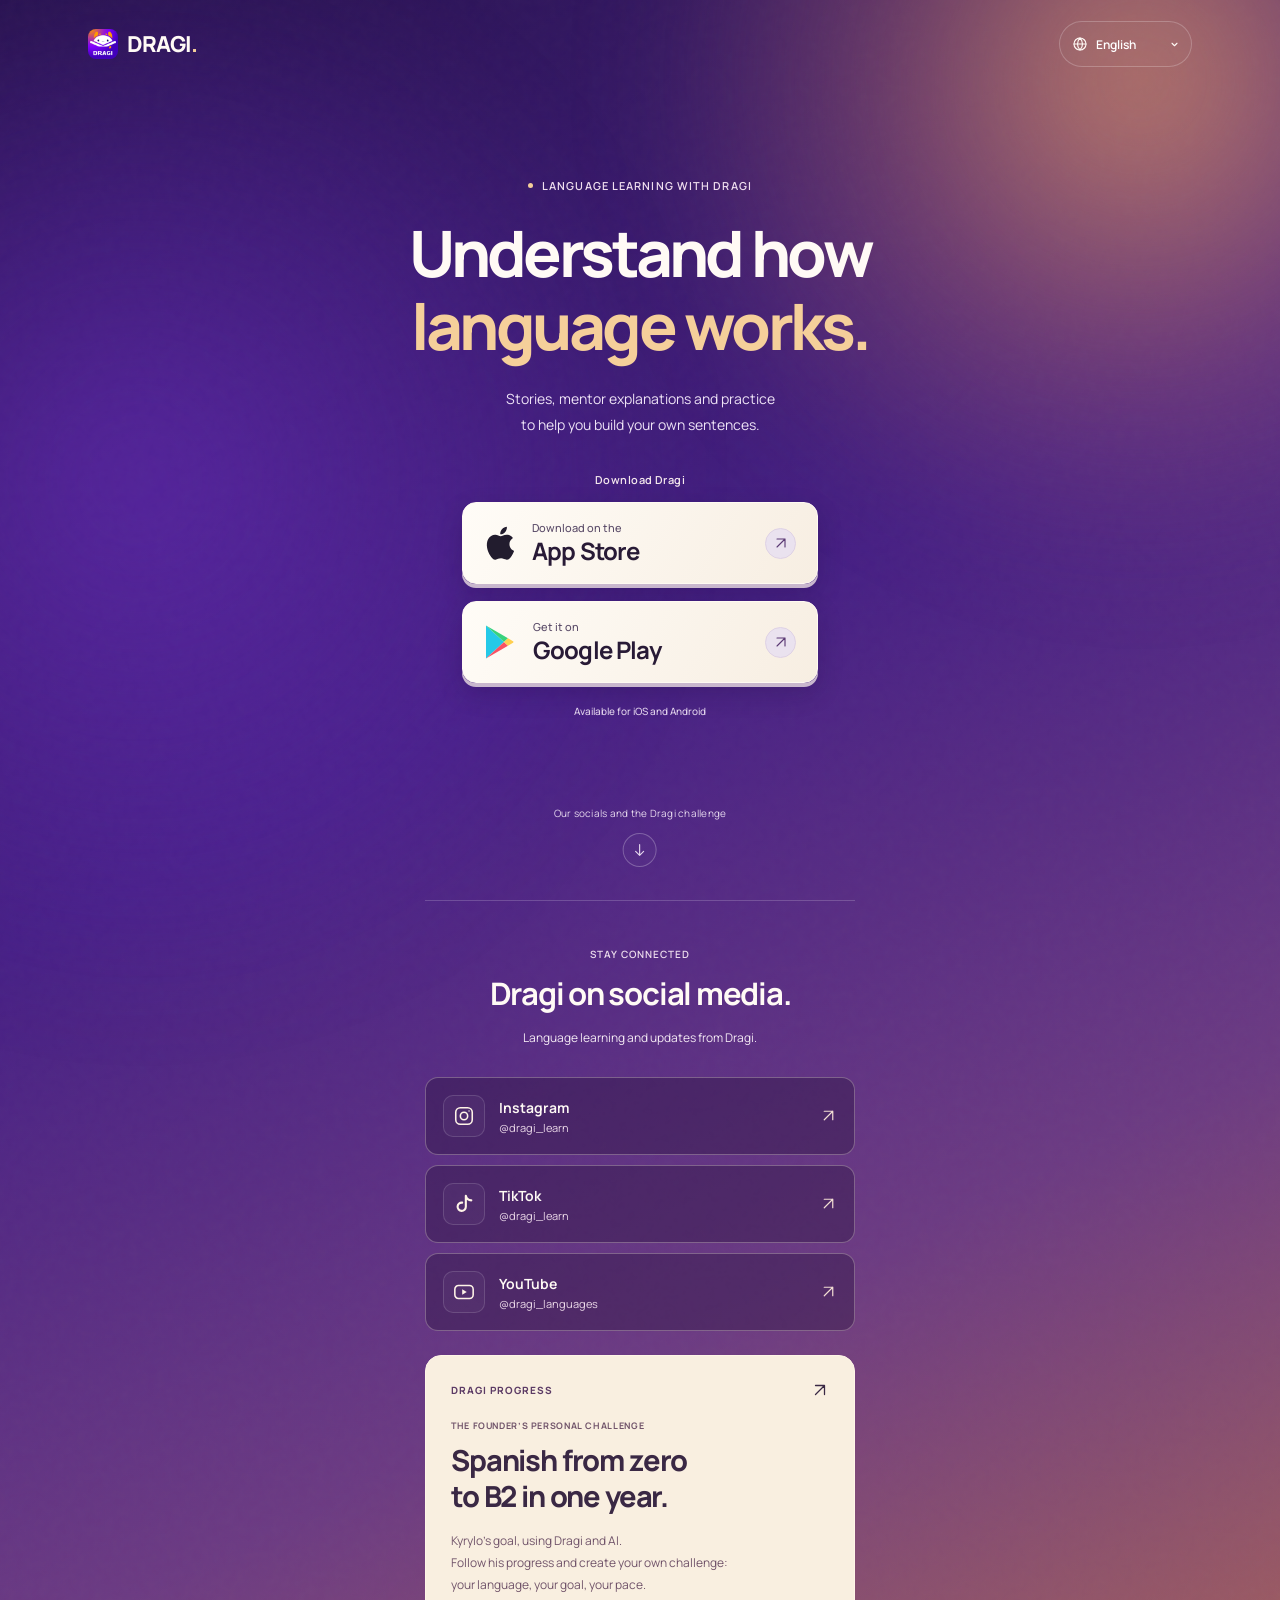
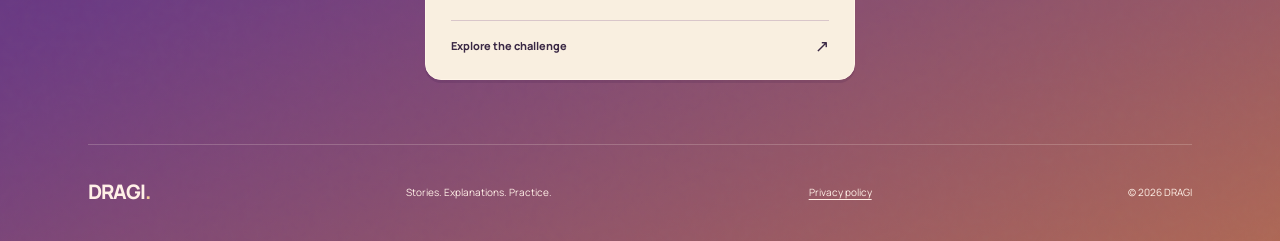
<file: index.html>
<!doctype html>
<html lang="en">
<head>
  <meta charset="UTF-8">
  <meta name="viewport" content="width=device-width, initial-scale=1, viewport-fit=cover">
  <meta name="theme-color" content="#32166b">
  <meta name="description" content="Learn languages through stories, mentor explanations and practice. Download Dragi for iOS and Android. Follow the founder’s Spanish challenge or create your own.">
  <meta property="og:type" content="website">
  <meta property="og:title" content="Dragi — understand how language works">
  <meta property="og:description" content="Learn languages through stories, mentor explanations and practice. Download Dragi for iOS and Android. Follow the founder’s Spanish challenge or create your own.">
  <meta property="og:image" content="https://social.links.dragi.app/assets/social-preview.png">
  <meta property="og:image:width" content="1200">
  <meta property="og:image:height" content="630">
  <meta property="og:image:alt" content="Dragi — understand how language works. Download for iOS and Android.">
  <meta name="twitter:card" content="summary_large_image">
  <title>Dragi — understand how language works</title>
  <link rel="icon" type="image/png" href="./assets/app-icon.png">
  <link rel="preload" href="./assets/manrope-variable.ttf" as="font" type="font/ttf" crossorigin>
  <link rel="stylesheet" href="./style.css">
  <script src="./app.js" defer></script>
  <script src="./analytics.js" defer></script>
  <script src="./tiktok-pixel.js" defer></script>
</head>
<body>
  <a class="skip-link" href="#download" data-copy="skip">Skip to downloads</a>
  <svg class="icon-library" xmlns="http://www.w3.org/2000/svg" aria-hidden="true">
    <symbol id="i-arrow" viewBox="0 0 24 24"><path d="M6 18 18 6M6 6h12v12"/></symbol>
    <symbol id="i-down" viewBox="0 0 24 24"><path d="M12 4v16m-6-6 6 6 6-6"/></symbol>
    <symbol id="i-globe" viewBox="0 0 24 24"><circle cx="12" cy="12" r="9"/><path d="M3 12h18M12 3c5 5 5 13 0 18-5-5-5-13 0-18Z"/></symbol>
    <symbol id="i-chevron" viewBox="0 0 24 24"><path d="m8 10 4 4 4-4"/></symbol>
    <symbol id="i-instagram" viewBox="0 0 24 24"><rect x="3" y="3" width="18" height="18" rx="5"/><circle cx="12" cy="12" r="4"/><circle cx="17.5" cy="6.5" r=".8" fill="currentColor" stroke="none"/></symbol>
    <symbol id="i-tiktok" viewBox="0 0 24 24"><path d="M14 3v12a4.5 4.5 0 1 1-4-4.5M14 3c1 4 3 5 6 5" stroke-width="2.3"/></symbol>
    <symbol id="i-youtube" viewBox="0 0 24 24"><rect x="2" y="5" width="20" height="14" rx="4"/><path d="m10 9 5 3-5 3V9Z" fill="currentColor" stroke="none"/></symbol>
    <symbol id="i-spark" viewBox="0 0 24 24"><path d="m12 2 2.7 7.3L22 12l-7.3 2.7L12 22l-2.7-7.3L2 12l7.3-2.7L12 2Z" fill="currentColor" stroke="none"/></symbol>
    <symbol id="i-apple" viewBox="0 0 24 28"><path d="M19.7 14.6c0-3.2 2.6-4.8 2.7-4.9-1.5-2.2-3.8-2.5-4.6-2.5-2-.2-3.9 1.2-4.9 1.2-1 0-2.6-1.2-4.3-1.1-2.2 0-4.2 1.3-5.3 3.2-2.3 3.9-.6 9.7 1.6 12.9 1.1 1.5 2.3 3.2 4 3.1 1.6-.1 2.3-1 4.3-1s2.6 1 4.4 1c1.8 0 2.9-1.5 3.9-3.1 1.2-1.8 1.7-3.5 1.8-3.6-.1-.1-3.6-1.4-3.6-5.2ZM16.4 5.1c.9-1.1 1.5-2.6 1.3-4.1-1.3.1-2.9.9-3.8 2-.8.9-1.5 2.5-1.3 3.9 1.4.1 2.9-.7 3.8-1.8Z" fill="currentColor" stroke="none"/></symbol>
    <symbol id="i-play" viewBox="0 0 32 36"><path d="M2 1.5 20 18 2 34.5Z" fill="#25c9e8"/><path d="m2 1.5 22 12.8-4 3.7Z" fill="#38d27c"/><path d="m20 18 4 3.7L2 34.5Z" fill="#fa5264"/><path d="m24 14.3 5 2.9c.6.4.6 1.2 0 1.6l-5 2.9-4-3.7Z" fill="#ffcf50"/></symbol>
  </svg>

  <div class="ambient" aria-hidden="true"><div class="ambient-warm"></div><div class="ambient-violet"></div></div>
  <header class="site-header">
    <a class="wordmark" href="#download" aria-label="Dragi"><img src="./assets/app-icon.png" alt="" width="32" height="32"><span>DRAGI<span class="brand-period">.</span></span></a>
    <div class="language-picker">
      <svg class="icon" aria-hidden="true"><use href="#i-globe"/></svg>
      <label class="sr-only" for="language" data-copy="languageLabel">Page language</label>
      <select id="language" name="language">
        <option value="en" lang="en">English</option>
        <option value="uk" lang="uk">Українська</option>
        <option value="de" lang="de">Deutsch</option>
        <option value="es" lang="es">Español</option>
      </select>
      <svg class="icon picker-chevron" aria-hidden="true"><use href="#i-chevron"/></svg>
    </div>
  </header>

  <main>
    <section class="hero" id="download" aria-labelledby="hero-title">
      <div class="hero-content">
        <p class="eyebrow"><span aria-hidden="true"></span><span data-copy="eyebrow">Language learning with Dragi</span></p>
        <h1 id="hero-title"><span data-copy="title">Understand how</span><span class="title-accent" data-copy="titleAccent">language works.</span></h1>
        <p class="hero-description" data-copy="description">Stories, mentor explanations and practice
to help you build your own sentences.</p>

        <div class="download-area">
          <p class="download-label" data-copy="downloadLabel">Download Dragi</p>
          <div class="store-links">
            <div class="store-reveal"><a class="store-button" id="app-store" href="https://apps.apple.com/us/app/dragi-language-learning/id6502047535" aria-label="Download Dragi on the App Store" data-copy-aria="appleLabel">
              <svg class="store-icon apple-icon" aria-hidden="true"><use href="#i-apple"/></svg>
              <span class="store-copy"><span class="store-caption" data-copy="appleCaption">Download on the</span><span class="store-name">App Store</span></span>
              <span class="store-arrow"><svg class="icon" aria-hidden="true"><use href="#i-arrow"/></svg></span>
            </a></div>
            <div class="store-reveal"><a class="store-button" id="google-play" href="https://play.google.com/store/apps/details?id=ua.dragi.education" aria-label="Get Dragi on Google Play" data-copy-aria="googleLabel">
              <svg class="store-icon play-icon" aria-hidden="true"><use href="#i-play"/></svg>
              <span class="store-copy"><span class="store-caption" data-copy="googleCaption">Get it on</span><span class="store-name">Google Play</span></span>
              <span class="store-arrow"><svg class="icon" aria-hidden="true"><use href="#i-arrow"/></svg></span>
            </a></div>
          </div>
          <p class="download-note" data-copy="downloadNote">Available for iOS and Android</p>
        </div>
      </div>
      <a class="scroll-cue" href="#community"><span data-copy="scroll">Our socials and the Dragi challenge</span><span class="scroll-circle"><svg class="icon" aria-hidden="true"><use href="#i-down"/></svg></span></a>
    </section>

    <section class="community" id="community" aria-labelledby="community-title" tabindex="-1">
      <p class="section-eyebrow" data-copy="communityEyebrow">Stay connected</p>
      <h2 id="community-title" data-copy="communityTitle">Dragi on social media.</h2>
      <p class="section-description" data-copy="communityDescription">Language learning and updates from Dragi.</p>
      <div class="social-links">
        <a class="social-link scroll-reveal instagram" href="https://www.instagram.com/dragi_learn?xtok=MTc1dW4wb25ld21iOQ==" target="_blank" rel="noopener noreferrer">
          <span class="social-icon"><svg class="icon" aria-hidden="true"><use href="#i-instagram"/></svg></span><span class="social-copy"><span class="social-name">Instagram</span><span class="social-handle">@dragi_learn</span></span><svg class="icon link-arrow" aria-hidden="true"><use href="#i-arrow"/></svg>
        </a>
        <a class="social-link scroll-reveal tiktok" href="https://www.tiktok.com/@dragi_learn" target="_blank" rel="noopener noreferrer">
          <span class="social-icon"><svg class="icon" aria-hidden="true"><use href="#i-tiktok"/></svg></span><span class="social-copy"><span class="social-name">TikTok</span><span class="social-handle">@dragi_learn</span></span><svg class="icon link-arrow" aria-hidden="true"><use href="#i-arrow"/></svg>
        </a>
        <a class="social-link scroll-reveal youtube" href="https://www.youtube.com/@dragi_languages" target="_blank" rel="noopener noreferrer">
          <span class="social-icon"><svg class="icon" aria-hidden="true"><use href="#i-youtube"/></svg></span><span class="social-copy"><span class="social-name">YouTube</span><span class="social-handle">@dragi_languages</span></span><svg class="icon link-arrow" aria-hidden="true"><use href="#i-arrow"/></svg>
        </a>
      </div>
      <a class="progress-card scroll-reveal" id="progress-link" href="https://progress.dragi.app/en/" target="_blank" rel="noopener noreferrer">
        <div class="progress-top"><span class="progress-brand">DRAGI PROGRESS</span><svg class="icon" aria-hidden="true"><use href="#i-arrow"/></svg></div>
        <div class="progress-body"><p class="progress-eyebrow" data-copy="progressEyebrow">The founder’s personal challenge</p><h3 data-copy="progressTitle">Spanish from zero
to B2 in one year.</h3><p data-copy="progressDescription">Kyrylo’s goal, using Dragi and AI.
Follow his progress and create your own challenge:
your language, your goal, your pace.</p></div>
        <span class="progress-cta"><span data-copy="progressCta">Explore the challenge</span><span aria-hidden="true">↗</span></span>
      </a>
    </section>
  </main>
  <footer class="site-footer"><a class="footer-brand" href="#download">DRAGI<span>.</span></a><p data-copy="footer">Stories. Explanations. Practice.</p><div class="footer-legal"><a href="https://dragi.app/privacy-policy" target="_blank" rel="noopener noreferrer" data-copy="privacy">Privacy policy</a></div><span>© <span id="year">2026</span> DRAGI</span></footer>
</body>
</html>
</file>
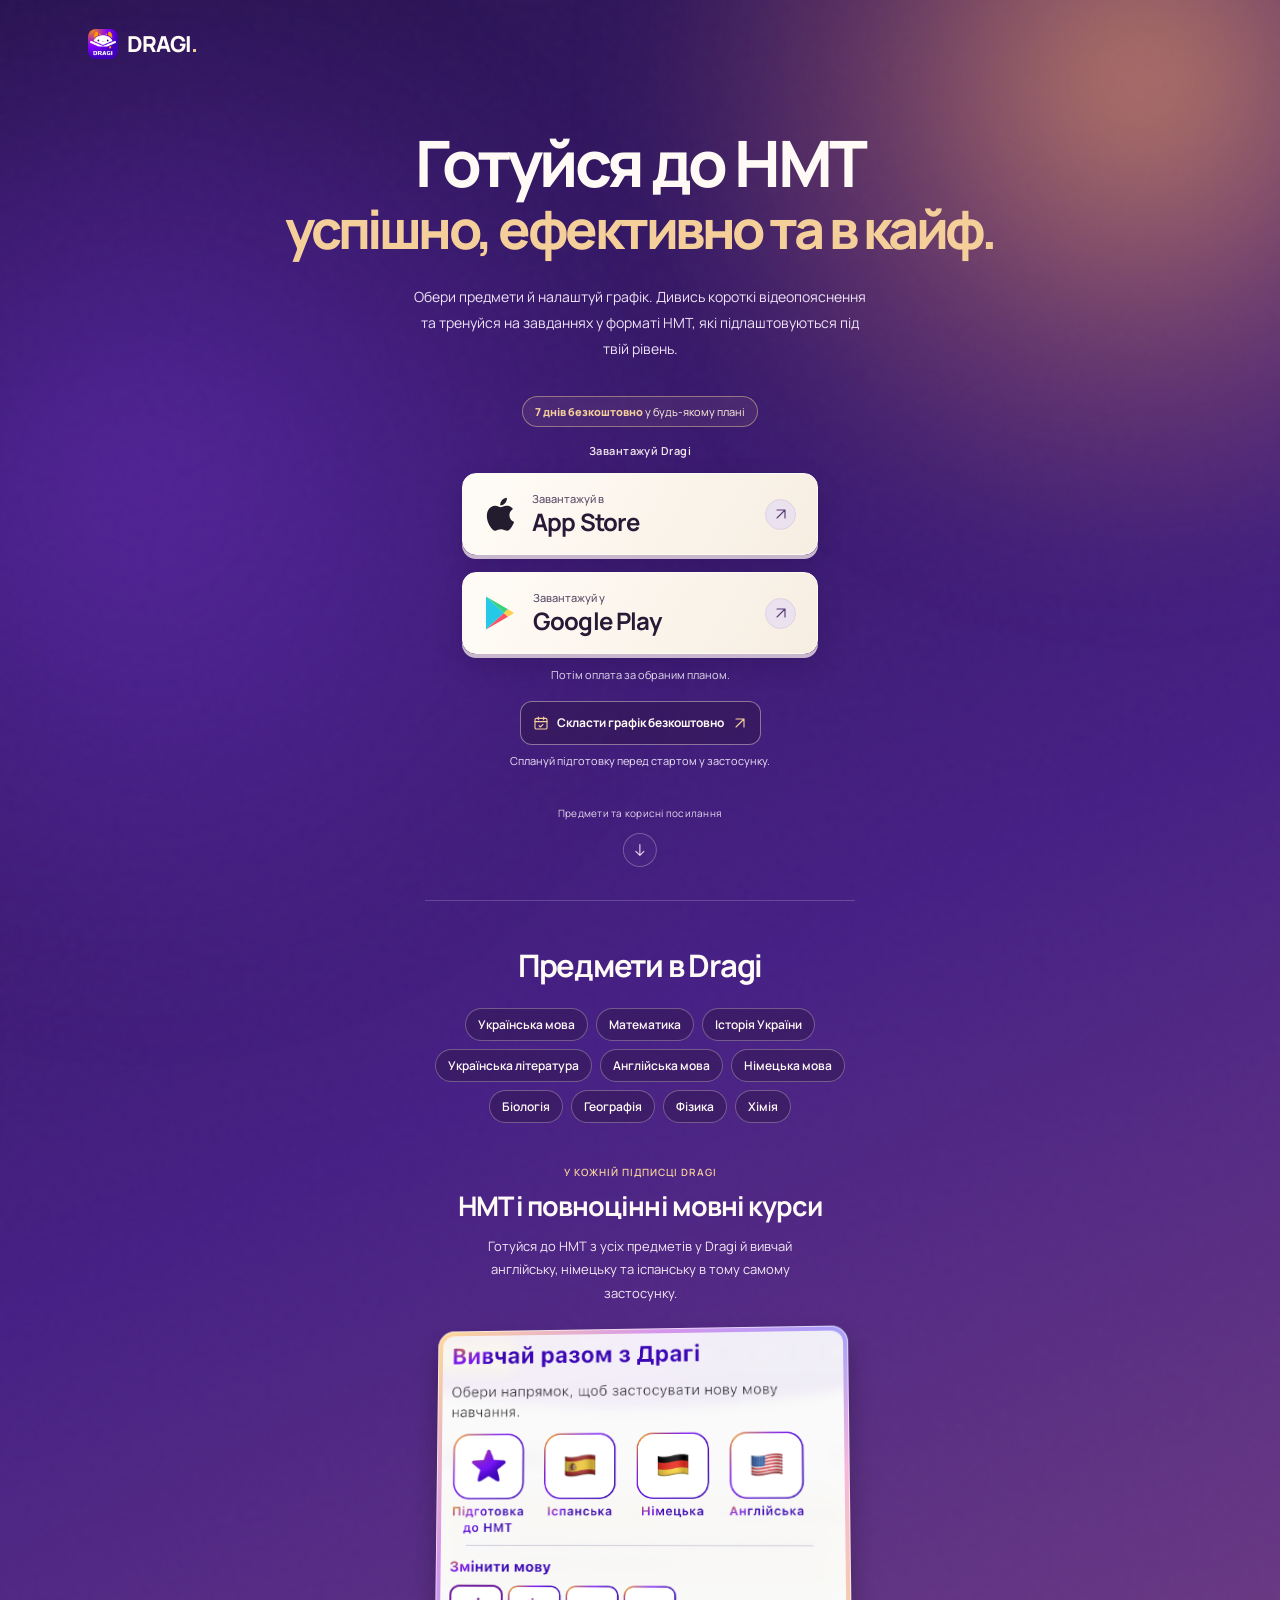
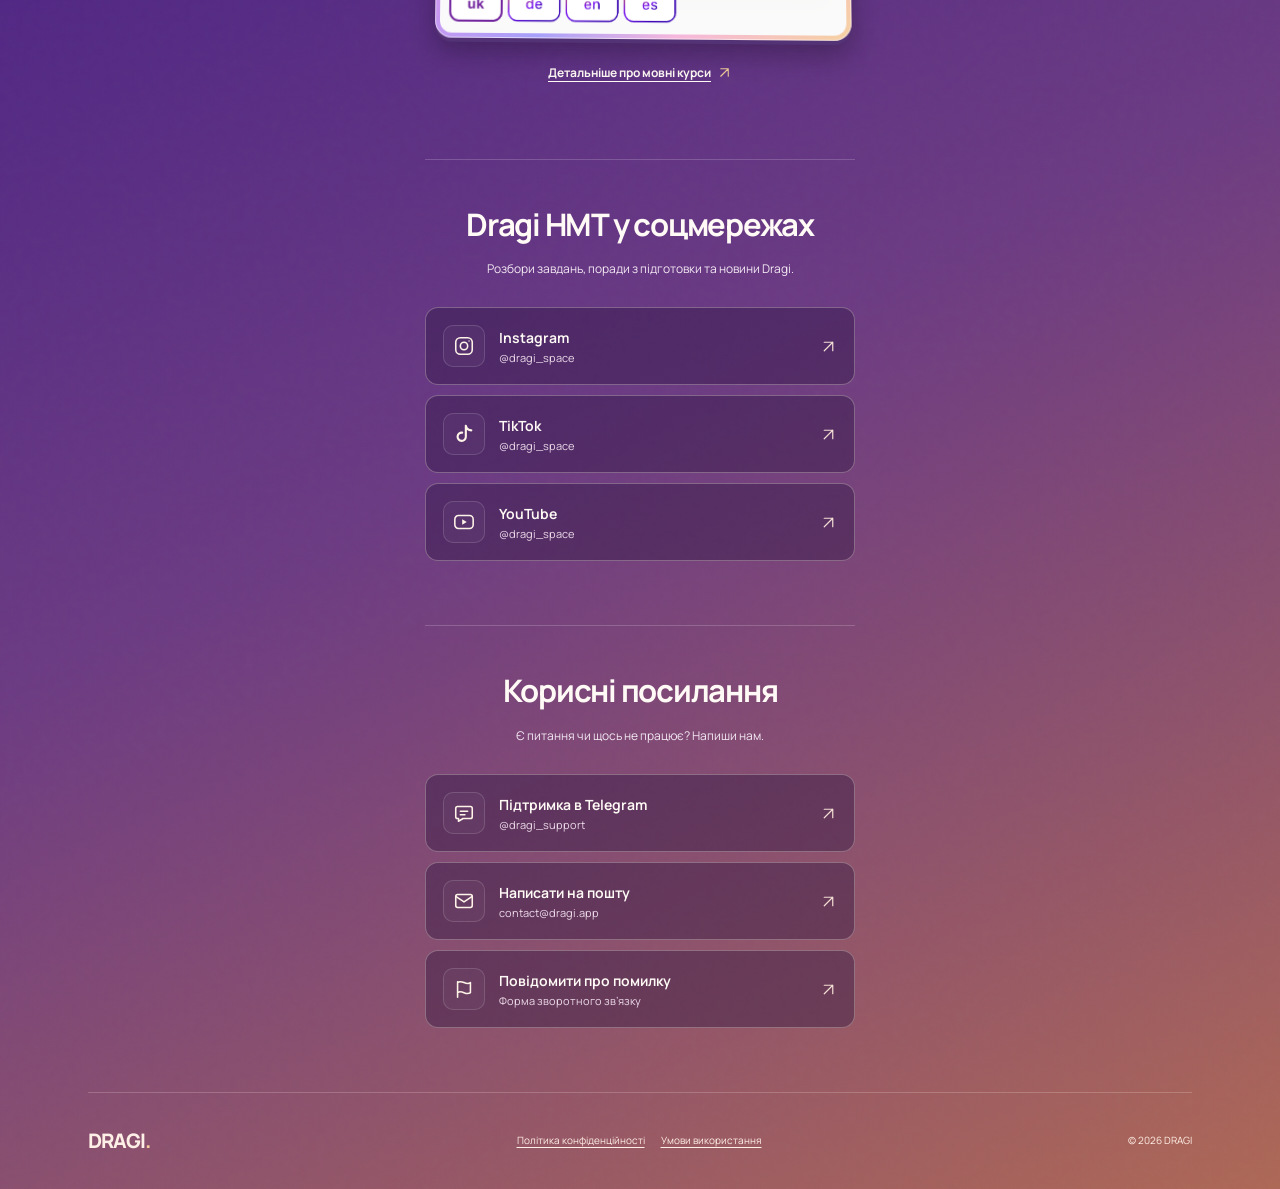
<file: nmt/index.html>
<!doctype html>
<html lang="uk">
<head>
  <meta charset="UTF-8">
  <meta name="viewport" content="width=device-width, initial-scale=1, viewport-fit=cover">
  <meta name="theme-color" content="#32166b">
  <meta name="description" content="Готуйся до НМТ з Dragi. Обирай предмети, складай свій графік, дивись короткі відеопояснення й тренуйся на завданнях свого рівня.">
  <meta property="og:type" content="website">
  <meta property="og:locale" content="uk_UA">
  <meta property="og:title" content="Dragi — готуйся до НМТ успішно, ефективно та в кайф">
  <meta property="og:description" content="Обирай предмети, складай свій графік, дивись короткі відеопояснення й тренуйся на завданнях свого рівня.">
  <meta property="og:url" content="https://social.links.dragi.app/nmt/">
  <title>Dragi — готуйся до НМТ успішно, ефективно та в кайф</title>
  <link rel="icon" type="image/png" href="../assets/app-icon.png">
  <link rel="preload" href="../assets/manrope-variable.ttf" as="font" type="font/ttf" crossorigin>
  <link rel="stylesheet" href="../style.css">
  <script src="../app.js" defer></script>
  <script src="../analytics.js" defer></script>
  <script src="../tiktok-pixel.js" defer></script>
</head>
<body>
  <a class="skip-link" href="#download">Перейти до завантаження</a>
  <svg class="icon-library" xmlns="http://www.w3.org/2000/svg" aria-hidden="true">
    <symbol id="i-arrow" viewBox="0 0 24 24"><path d="M6 18 18 6M6 6h12v12"/></symbol>
    <symbol id="i-down" viewBox="0 0 24 24"><path d="M12 4v16m-6-6 6 6 6-6"/></symbol>
    <symbol id="i-instagram" viewBox="0 0 24 24"><rect x="3" y="3" width="18" height="18" rx="5"/><circle cx="12" cy="12" r="4"/><circle cx="17.5" cy="6.5" r=".8" fill="currentColor" stroke="none"/></symbol>
    <symbol id="i-tiktok" viewBox="0 0 24 24"><path d="M14 3v12a4.5 4.5 0 1 1-4-4.5M14 3c1 4 3 5 6 5" stroke-width="2.3"/></symbol>
    <symbol id="i-youtube" viewBox="0 0 24 24"><rect x="2" y="5" width="20" height="14" rx="4"/><path d="m10 9 5 3-5 3V9Z" fill="currentColor" stroke="none"/></symbol>
    <symbol id="i-calendar" viewBox="0 0 24 24"><rect x="3" y="5" width="18" height="16" rx="2"/><path d="M3 10h18M8 3v4m8-4v4m-7 9 2 2 4-4"/></symbol>
    <symbol id="i-message" viewBox="0 0 24 24"><path d="M5 5h14a2 2 0 0 1 2 2v9a2 2 0 0 1-2 2h-8l-5 3v-3H5a2 2 0 0 1-2-2V7a2 2 0 0 1 2-2Zm3 5h8m-8 4h5"/></symbol>
    <symbol id="i-mail" viewBox="0 0 24 24"><rect x="3" y="5" width="18" height="14" rx="2"/><path d="m3 7 9 6 9-6"/></symbol>
    <symbol id="i-flag" viewBox="0 0 24 24"><path d="M5 21V4m0 1c5-4 9 4 14 0v11c-5 4-9-4-14 0"/></symbol>
    <symbol id="i-apple" viewBox="0 0 24 28"><path d="M19.7 14.6c0-3.2 2.6-4.8 2.7-4.9-1.5-2.2-3.8-2.5-4.6-2.5-2-.2-3.9 1.2-4.9 1.2-1 0-2.6-1.2-4.3-1.1-2.2 0-4.2 1.3-5.3 3.2-2.3 3.9-.6 9.7 1.6 12.9 1.1 1.5 2.3 3.2 4 3.1 1.6-.1 2.3-1 4.3-1s2.6 1 4.4 1c1.8 0 2.9-1.5 3.9-3.1 1.2-1.8 1.7-3.5 1.8-3.6-.1-.1-3.6-1.4-3.6-5.2ZM16.4 5.1c.9-1.1 1.5-2.6 1.3-4.1-1.3.1-2.9.9-3.8 2-.8.9-1.5 2.5-1.3 3.9 1.4.1 2.9-.7 3.8-1.8Z" fill="currentColor" stroke="none"/></symbol>
    <symbol id="i-play" viewBox="0 0 32 36"><path d="M2 1.5 20 18 2 34.5Z" fill="#25c9e8"/><path d="m2 1.5 22 12.8-4 3.7Z" fill="#38d27c"/><path d="m20 18 4 3.7L2 34.5Z" fill="#fa5264"/><path d="m24 14.3 5 2.9c.6.4.6 1.2 0 1.6l-5 2.9-4-3.7Z" fill="#ffcf50"/></symbol>
  </svg>

  <div class="ambient" aria-hidden="true"><div class="ambient-warm"></div><div class="ambient-violet"></div></div>
  <header class="site-header">
    <a class="wordmark" href="#download" aria-label="Dragi"><img src="../assets/app-icon.png" alt="" width="32" height="32"><span>DRAGI<span class="brand-period">.</span></span></a>
  </header>

  <main>
    <section class="hero nmt-hero" id="download" aria-labelledby="hero-title">
      <div class="hero-content">
        <h1 id="hero-title"><span>Готуйся до НМТ</span> <span class="title-accent">успішно, ефективно та в кайф.</span></h1>
        <p class="hero-description">Обери предмети й налаштуй графік. Дивись короткі відеопояснення та тренуйся на завданнях у форматі НМТ, які підлаштовуються під твій рівень.</p>

        <div class="download-area">
          <p class="nmt-trial"><strong>7 днів безкоштовно</strong> у будь-якому плані</p>
          <p class="download-label">Завантажуй Dragi</p>
          <div class="store-links">
            <div class="store-reveal"><a class="store-button" id="app-store" href="https://apps.apple.com/us/app/dragi-language-learning/id6502047535?l=uk" aria-label="Завантажити Dragi в App Store">
              <svg class="store-icon apple-icon" aria-hidden="true"><use href="#i-apple"/></svg>
              <span class="store-copy"><span class="store-caption">Завантажуй в</span><span class="store-name">App Store</span></span>
              <span class="store-arrow"><svg class="icon" aria-hidden="true"><use href="#i-arrow"/></svg></span>
            </a></div>
            <div class="store-reveal"><a class="store-button" id="google-play" href="https://play.google.com/store/apps/details?id=ua.dragi.education&amp;hl=uk" aria-label="Завантажити Dragi у Google Play">
              <svg class="store-icon play-icon" aria-hidden="true"><use href="#i-play"/></svg>
              <span class="store-copy"><span class="store-caption">Завантажуй у</span><span class="store-name">Google Play</span></span>
              <span class="store-arrow"><svg class="icon" aria-hidden="true"><use href="#i-arrow"/></svg></span>
            </a></div>
          </div>
          <p class="nmt-trial-note">Потім оплата за обраним планом.</p>
          <div class="nmt-planner">
            <a class="nmt-planner-link" href="https://planning.dragi.app/" target="_blank" rel="noopener noreferrer">
              <svg class="icon" aria-hidden="true"><use href="#i-calendar"/></svg>
              Скласти графік безкоштовно
              <svg class="icon" aria-hidden="true"><use href="#i-arrow"/></svg>
            </a>
            <p>Сплануй підготовку перед стартом у застосунку.</p>
          </div>
        </div>
      </div>
      <a class="scroll-cue" href="#subjects"><span>Предмети та корисні посилання</span><span class="scroll-circle"><svg class="icon" aria-hidden="true"><use href="#i-down"/></svg></span></a>
    </section>

    <section class="community" id="subjects" aria-labelledby="subjects-title" tabindex="-1">
      <h2 id="subjects-title">Предмети в Dragi</h2>
      <ul class="subject-list" role="list">
        <li>Українська мова</li>
        <li>Математика</li>
        <li>Історія України</li>
        <li>Українська література</li>
        <li>Англійська мова</li>
        <li>Німецька мова</li>
        <li>Біологія</li>
        <li>Географія</li>
        <li>Фізика</li>
        <li>Хімія</li>
      </ul>
      <section class="nmt-included" aria-labelledby="nmt-included-title">
        <p class="section-eyebrow">У кожній підписці Dragi</p>
        <h3 id="nmt-included-title">НМТ і повноцінні мовні курси</h3>
        <p class="section-description">Готуйся до НМТ з усіх предметів у Dragi й вивчай англійську, німецьку та іспанську в тому самому застосунку.</p>
        <div class="nmt-course-preview scroll-reveal">
          <div class="nmt-course-card">
            <img src="../assets/course-picker-uk.webp" width="1183" height="880" loading="lazy" decoding="async"
              alt="Екран вибору напряму в Dragi: підготовка до НМТ, іспанська, німецька та англійська.">
          </div>
        </div>
        <a class="nmt-language-link" href="../?lan=uk">
          Детальніше про мовні курси <svg class="icon" aria-hidden="true"><use href="#i-arrow"/></svg>
        </a>
      </section>
    </section>

    <section class="community" id="community" aria-labelledby="community-title">
      <h2 id="community-title">Dragi НМТ у соцмережах</h2>
      <p class="section-description">Розбори завдань, поради з підготовки та новини Dragi.</p>
      <div class="social-links">
        <a class="social-link scroll-reveal instagram" href="https://www.instagram.com/dragi_space/" target="_blank" rel="noopener noreferrer">
          <span class="social-icon"><svg class="icon" aria-hidden="true"><use href="#i-instagram"/></svg></span>
          <span class="social-copy"><span class="social-name">Instagram</span><span class="social-handle">@dragi_space</span></span>
          <svg class="icon link-arrow" aria-hidden="true"><use href="#i-arrow"/></svg>
        </a>
        <a class="social-link scroll-reveal tiktok" href="https://www.tiktok.com/@dragi_space" target="_blank" rel="noopener noreferrer">
          <span class="social-icon"><svg class="icon" aria-hidden="true"><use href="#i-tiktok"/></svg></span>
          <span class="social-copy"><span class="social-name">TikTok</span><span class="social-handle">@dragi_space</span></span>
          <svg class="icon link-arrow" aria-hidden="true"><use href="#i-arrow"/></svg>
        </a>
        <a class="social-link scroll-reveal youtube" href="https://www.youtube.com/@dragi_space" target="_blank" rel="noopener noreferrer">
          <span class="social-icon"><svg class="icon" aria-hidden="true"><use href="#i-youtube"/></svg></span>
          <span class="social-copy"><span class="social-name">YouTube</span><span class="social-handle">@dragi_space</span></span>
          <svg class="icon link-arrow" aria-hidden="true"><use href="#i-arrow"/></svg>
        </a>
      </div>
    </section>

    <section class="community" id="resources" aria-labelledby="resources-title">
      <h2 id="resources-title">Корисні посилання</h2>
      <p class="section-description">Є питання чи щось не працює? Напиши нам.</p>
      <div class="social-links">
        <a class="social-link scroll-reveal" href="https://t.me/dragi_support" target="_blank" rel="noopener noreferrer">
          <span class="social-icon"><svg class="icon" aria-hidden="true"><use href="#i-message"/></svg></span>
          <span class="social-copy"><span class="social-name">Підтримка в Telegram</span><span class="social-handle">@dragi_support</span></span>
          <svg class="icon link-arrow" aria-hidden="true"><use href="#i-arrow"/></svg>
        </a>
        <a class="social-link scroll-reveal" href="mailto:contact@dragi.app">
          <span class="social-icon"><svg class="icon" aria-hidden="true"><use href="#i-mail"/></svg></span>
          <span class="social-copy"><span class="social-name">Написати на пошту</span><span class="social-handle">contact@dragi.app</span></span>
          <svg class="icon link-arrow" aria-hidden="true"><use href="#i-arrow"/></svg>
        </a>
        <a class="social-link scroll-reveal" href="https://feedback.dragi.app/?lan=uk" target="_blank" rel="noopener noreferrer">
          <span class="social-icon"><svg class="icon" aria-hidden="true"><use href="#i-flag"/></svg></span>
          <span class="social-copy"><span class="social-name">Повідомити про помилку</span><span class="social-handle">Форма зворотного зв’язку</span></span>
          <svg class="icon link-arrow" aria-hidden="true"><use href="#i-arrow"/></svg>
        </a>
      </div>
    </section>
  </main>

  <footer class="site-footer">
    <a class="footer-brand" href="#download">DRAGI<span>.</span></a>
    <div class="footer-legal">
      <a href="https://dragi.app/privacy-policy" target="_blank" rel="noopener noreferrer">Політика конфіденційності</a>
      <a href="https://dragi.app/terms-of-use" target="_blank" rel="noopener noreferrer">Умови використання</a>
    </div>
    <span>© <span id="year">2026</span> DRAGI</span>
  </footer>
</body>
</html>
</file>
<file: style.css>
@font-face {
  font-family: Manrope;
  src: url('./assets/manrope-variable.ttf') format('truetype');
  font-weight: 200 800;
  font-style: normal;
  font-display: swap;
}
:root {
  font-family: Manrope, "Avenir Next", "Segoe UI", sans-serif;
  color: #fffaf5;
  background: #32166b;
  color-scheme: dark;
  font-synthesis: none;
  -webkit-font-smoothing: antialiased;
  --cream: #f5cf9a;
  --ink: #281a36;
}
*, *::before, *::after { box-sizing: border-box; }
html { scroll-behavior: smooth; scroll-padding-top: 24px; }
body { margin: 0; min-width: 280px; position: relative; isolation: isolate; }
a { color: inherit; text-decoration: none; -webkit-tap-highlight-color: transparent; }
button, select { font: inherit; }
svg, img { display: block; }
::selection { background: #f5cf9a; color: #32166b; }
:focus-visible { outline: 3px solid #f5cf9a; outline-offset: 5px; }
.sr-only { position: absolute; width: 1px; height: 1px; overflow: hidden; clip-path: inset(50%); white-space: nowrap; }
.icon-library { position: absolute; width: 0; height: 0; overflow: hidden; }
.icon { width: 24px; height: 24px; fill: none; stroke: currentColor; stroke-width: 1.7; stroke-linecap: round; stroke-linejoin: round; flex-shrink: 0; }
.skip-link { position: fixed; top: -100px; left: 16px; z-index: 10; padding: 14px 20px; background: #fff9ef; color: var(--ink); border-radius: 10px; }
.skip-link:focus { top: 16px; }

/* A slower, deeper version of the Dragi purple-to-orange gradient. */
.ambient { position: absolute; inset: 0; z-index: -2; overflow: hidden; background: linear-gradient(155deg, #28134f 0%, #462085 39%, #6c3b83 68%, #ae6856 100%); pointer-events: none; }
.ambient::after { content: ""; position: absolute; inset: 0; opacity: .035; background-image: url("data:image/svg+xml,%3Csvg viewBox='0 0 180 180' xmlns='http://www.w3.org/2000/svg'%3E%3Cfilter id='n'%3E%3CfeTurbulence type='fractalNoise' baseFrequency='.8' numOctaves='3' stitchTiles='stitch'/%3E%3C/filter%3E%3Cpath fill='%23fff' filter='url(%23n)' opacity='.65' d='M0 0h180v180H0z'/%3E%3C/svg%3E"); }
.ambient-warm, .ambient-violet { position: absolute; border-radius: 50%; filter: blur(55px); will-change: transform; }
.ambient-warm { width: 1000px; height: 1000px; top: -420px; right: calc(50% - 1000px); background: radial-gradient(ellipse, #f1a366b3, #c877674d 40%, transparent 70%); animation: warm-drift 30s ease-in-out infinite alternate; }
.ambient-violet { width: 1100px; height: 1100px; top: -70px; left: calc(50% - 1050px); background: radial-gradient(ellipse, #7632d47a, transparent 67%); animation: violet-drift 34s ease-in-out infinite alternate; }
.site-header { max-width: 1168px; margin: auto; height: 88px; padding: 24px 32px; display: flex; align-items: center; justify-content: space-between; gap: 12px; animation: fade-in .5s ease-out both; }
.wordmark { display: flex; align-items: center; gap: 9px; font-size: 22px; font-weight: 800; letter-spacing: -1px; min-height: 44px; }
.wordmark img { border-radius: 8px; width: 30px; height: 30px; }
.brand-period { color: var(--cream); }
.language-picker { display: flex; align-items: center; position: relative; border: 1px solid #ffffff38; border-radius: 24px; min-height: 44px; background: #ffffff05; }
.language-picker > .icon:first-child { position: absolute; left: 12px; width: 16px; height: 16px; pointer-events: none; }
.language-picker select { appearance: none; -webkit-appearance: none; border: 0; background: transparent; color: #fff; border-radius: 24px; cursor: pointer; font-size: 12px; font-weight: 600; min-height: 44px; padding: 10px 30px 10px 36px; max-width: 160px; }
.language-picker option { color: var(--ink); background: #fffaf5; }
.picker-chevron { position: absolute; right: 9px; width: 15px; height: 15px; pointer-events: none; }

.hero { position: relative; min-height: calc(100svh - 88px); min-height: max(620px, calc(100svh - 88px)); display: flex; align-items: center; flex-direction: column; justify-content: center; padding: 20px 24px 112px; text-align: center; }
.hero-content { width: 100%; max-width: 740px; }
.eyebrow { display: flex; align-items: center; justify-content: center; gap: 9px; font-size: 11px; letter-spacing: .1em; font-weight: 600; text-transform: uppercase; margin: 0 0 24px; color: #f0dfef; animation: copy-enter .65s ease-out both; }
.eyebrow > span:first-child { width: 5px; height: 5px; border-radius: 50%; background: var(--cream); }
h1 { font-size: clamp(40px, 5.1vw, 64px); letter-spacing: -.055em; line-height: 1.13; font-weight: 750; margin: 0; animation: copy-enter .65s .06s ease-out both; }
h1 > span { display: block; }
.title-accent { color: var(--cream); }
.hero-description { white-space: pre-line; font-size: 14px; line-height: 1.85; color: #eee3f6; max-width: 460px; margin: 24px auto 0; animation: copy-enter .65s .12s ease-out both; }
.download-area { max-width: 356px; margin: 34px auto 0; }
.download-label { font-size: 11px; font-weight: 600; margin: 0 0 15px; letter-spacing: .04em; color: #f5e9ed; animation: fade-in .5s .18s ease-out both; }
.store-links { display: flex; flex-direction: column; gap: 17px; }
/* Entrance transforms live on wrappers; hover and touch remain independent. */
.store-reveal { animation: store-enter .72s .2s cubic-bezier(.16, 1, .3, 1) both; }
.store-reveal:nth-child(2) { animation-delay: .34s; }
.store-reveal:focus-within { animation: none; }
.store-button { --tilt-x: 0deg; --tilt-y: 0deg; position: relative; isolation: isolate; display: flex; align-items: center; gap: 17px; min-height: 82px; padding: 15px 21px; color: var(--ink); background: linear-gradient(120deg, #fffcf7, #f7eee2); border: 1px solid #fffaf2; border-radius: 14px; box-shadow: 0 4px 0 #c9b7ce, 0 10px 26px #14072c33; text-align: left; transform: perspective(650px) rotateX(var(--tilt-x)) rotateY(var(--tilt-y)); transition: transform .2s ease, box-shadow .2s ease, background .2s; overflow: hidden; touch-action: manipulation; }
.store-button::before { content: ""; position: absolute; inset: -20% -65%; background: linear-gradient(110deg, transparent 36%, #fff9 49%, transparent 62%); transform: translateX(-45%); transition: transform .55s ease; pointer-events: none; z-index: -1; }
.store-icon { width: 32px; height: 36px; flex-shrink: 0; fill: none; stroke: none; }
.apple-icon { color: #221c2e; width: 31px; height: 37px; }
.store-copy { display: block; flex: 1; min-width: 0; }
.store-caption { display: block; font-size: 11px; line-height: 1.5; font-weight: 500; color: #5a4b68; }
.store-name { display: block; font-size: 24px; font-weight: 700; line-height: 1.25; letter-spacing: -.035em; }
.store-arrow { width: 31px; height: 31px; display: grid; place-items: center; background: #eae2ef; border: 1px solid #dfd2e5; border-radius: 50%; color: #5b3974; flex-shrink: 0; transition: background .15s, color .15s; }
.store-arrow .icon { width: 16px; height: 16px; }
.download-note { font-size: 10px; color: #e1d3ec; margin: 21px 0 0; font-weight: 500; animation: fade-in .6s .45s ease-out both; }
.scroll-cue { position: absolute; left: 50%; bottom: 26px; transform: translateX(-50%); display: flex; flex-direction: column; align-items: center; gap: 13px; width: max-content; max-width: calc(100% - 32px); min-height: 68px; color: #e5d7ed; font-size: 10px; letter-spacing: .025em; animation: fade-in .6s .55s ease-out both; }
.scroll-circle { display: grid; place-items: center; width: 34px; height: 34px; border-radius: 50%; border: 1px solid #ffffff42; background: #ffffff05; transition: background .2s; }
.scroll-circle .icon { width: 16px; height: 16px; }

.nmt-hero .title-accent { font-size: .84em; text-wrap: balance; }
.nmt-trial { display: inline-block; margin: 0 0 16px; padding: 7px 12px; border: 1px solid #f5cf9a75; border-radius: 24px; background: #f5cf9a14; color: #fff2dc; font-size: 11px; }
.nmt-trial strong { color: var(--cream); font-weight: 800; }
.nmt-trial-note, .nmt-planner p { margin: 12px 0 0; font-size: 11px; line-height: 1.55; color: #eee3f6; }
.nmt-planner { margin-top: 18px; }
.nmt-planner-link { display: inline-flex; align-items: center; justify-content: center; gap: 8px; min-height: 44px; padding: 8px 12px; border: 1px solid #fff5e76b; border-radius: 12px; background: #2b153f66; font-size: 12px; font-weight: 700; }
.nmt-planner-link:hover { background: #2b153f99; }
.nmt-planner-link .icon { width: 16px; height: 16px; color: var(--cream); }
.nmt-planner p { margin-top: 7px; }
.nmt-included { margin-top: 42px; }
.nmt-included .section-eyebrow { color: var(--cream); margin-bottom: 10px; }
.nmt-included h3 { margin: 0; font-size: clamp(21px, 4vw, 27px); line-height: 1.25; letter-spacing: -.035em; }
.nmt-included .section-description { max-width: 38ch; margin: 12px auto 22px; font-size: 13px; }
.nmt-course-preview { perspective: 900px; padding: 0 8px; }
.nmt-course-card {
  position: relative;
  overflow: hidden;
  padding: 5px;
  border-radius: 17px;
  background: linear-gradient(135deg, #ffda98, #d695ec 32%, #a7a0fa 57%, #f6b7dc 76%, #f6d1a0);
  box-shadow: inset 0 0 0 1px #ffffff95, 0 4px 0 #533275, 0 14px 26px #24123370;
  transform: rotateX(3deg) rotateY(-4deg);
}
.nmt-course-card img { width: 100%; height: auto; border-radius: 12px; }
.nmt-course-card::after {
  content: "";
  position: absolute;
  inset: 0;
  pointer-events: none;
  background: linear-gradient(115deg, transparent 33%, #ffc9fd33 46%, #ffffff4d 50%, #b5deff2b 56%, transparent 69%);
  transform: translateX(-120%);
}
.nmt-course-preview.is-visible .nmt-course-card { animation: course-sway 4.6s ease-in-out both; }
.nmt-course-preview.is-visible .nmt-course-card::after { animation: course-shine 2.6s .6s ease-in-out both; }
.nmt-language-link { display: inline-flex; align-items: center; gap: 6px; min-height: 44px; margin-top: 13px; font-size: 12px; font-weight: 700; text-decoration: underline; text-underline-offset: 4px; }
.nmt-language-link .icon { width: 15px; height: 15px; color: var(--cream); }

.community { width: calc(100% - 40px); max-width: 430px; margin: auto; padding: 46px 0 64px; text-align: center; scroll-margin-top: 24px; border-top: 1px solid #ffffff2e; }
.community:focus { outline: none; }
.section-eyebrow { font-size: 10px; font-weight: 600; letter-spacing: .1em; text-transform: uppercase; color: #eddded; margin: 0 0 14px; }
h2 { font-size: 31px; line-height: 1.2; letter-spacing: -.04em; margin: 0; font-weight: 700; }
.section-description { font-size: 12px; line-height: 1.8; color: #f3e9f3; margin: 15px 0 28px; }
.subject-list { display: flex; flex-wrap: wrap; justify-content: center; gap: 8px; list-style: none; padding: 0; margin: 24px 0 0; }
.subject-list li { border: 1px solid #fff5e74a; border-radius: 20px; background: #2b153f66; padding: 7px 12px; font-size: 12px; font-weight: 600; }
.social-links { display: flex; flex-direction: column; gap: 10px; }
.social-link { display: flex; align-items: center; gap: 14px; padding: 15px 17px; min-height: 78px; text-align: left; border: 1px solid #fff5e74a; border-radius: 13px; background: #2b153f66; transition: transform .2s, background .2s, border-color .2s; touch-action: manipulation; }
.social-icon { display: grid; place-items: center; width: 42px; height: 42px; border: 1px solid #ffffff24; border-radius: 10px; background: #ffffff09; color: #fff4e7; flex-shrink: 0; }
.social-icon .icon { width: 22px; height: 22px; }
.social-copy { flex: 1; min-width: 0; }
.social-name { display: block; font-size: 14px; font-weight: 650; line-height: 1.5; }
.social-handle { display: block; font-size: 11px; color: #ecdae9; margin-top: 2px; overflow-wrap: anywhere; }
.link-arrow { width: 17px; height: 17px; color: #f3ded3; }
.progress-card { display: block; background: #f9efe0; color: #3a2844; border: 1px solid #fff5e7; border-radius: 16px; margin-top: 24px; padding: 25px; text-align: left; box-shadow: 0 3px 0 #3b1a4226; overflow: hidden; transition: transform .2s, box-shadow .2s; touch-action: manipulation; }
.progress-top { display: flex; justify-content: space-between; align-items: center; gap: 14px; }
.progress-brand { font-size: 10px; font-weight: 750; letter-spacing: .1em; color: #5c3b65; }
.progress-eyebrow { font-size: 9px; font-weight: 700; letter-spacing: .07em; text-transform: uppercase; color: #79566d; line-height: 1.7; }
.progress-top > .icon { width: 18px; height: 18px; }
.progress-body { margin: 19px 0 23px; }
.progress-body h3 { font-size: 29px; font-weight: 750; line-height: 1.24; letter-spacing: -.04em; margin: 0; white-space: pre-line; }
.progress-body p { font-size: 12px; line-height: 1.85; margin: 15px 0 0; color: #71546a; white-space: pre-line; }
.progress-body .progress-eyebrow { font-size: 9px; line-height: 1.7; margin: 0 0 10px; }
.progress-cta { display: flex; justify-content: space-between; align-items: center; gap: 12px; font-size: 11px; font-weight: 750; border-top: 1px solid #d9c6ca; padding-top: 16px; }
.progress-cta > span:last-child { font-size: 17px; line-height: 1; }
.site-footer { max-width: 1104px; width: calc(100% - 64px); border-top: 1px solid #fff5e733; margin: auto; padding: 25px 0 27px; display: flex; align-items: center; justify-content: space-between; gap: 15px; color: #fff0e7; font-size: 10px; }
.site-footer p { margin: 0; }
.footer-brand { font-size: 20px; font-weight: 800; letter-spacing: -1px; min-height: 44px; display: flex; align-items: center; }
.footer-brand span { color: var(--cream); }
.footer-legal { display: flex; align-items: center; gap: 16px; }
.footer-legal > a, .marketing-consent-settings { text-decoration: underline; text-underline-offset: 3px; min-height: 44px; display: flex; align-items: center; }
.marketing-consent-settings { color: inherit; background: none; border: 0; padding: 0; cursor: pointer; }
.marketing-consent { width: calc(100% - 44px); max-width: 410px; margin: 0 auto 24px; padding: 12px 16px; border: 1px solid #fff5e74a; border-radius: 14px; background: #2b153f99; text-align: left; }
.marketing-consent-copy { margin: 0 0 8px; color: #fff0e7; font-size: 12px; line-height: 1.6; }
.marketing-consent-copy a { text-decoration: underline; text-underline-offset: 3px; }
.marketing-consent-actions { display: flex; flex-wrap: wrap; gap: 8px; }
.marketing-consent-actions button { min-height: 44px; padding: 6px 14px; border: 1px solid #fff5e74a; border-radius: 8px; background: #fffaf5; color: var(--ink); font-size: 12px; font-weight: 700; cursor: pointer; }
.has-scroll-reveal .scroll-reveal { opacity: 0; transform: translateY(18px); transition: opacity .6s ease, transform .6s cubic-bezier(.16, 1, .3, 1), background .2s, border-color .2s, box-shadow .2s; }
.has-scroll-reveal .scroll-reveal.is-visible { opacity: 1; transform: none; }
.has-scroll-reveal .social-link:nth-child(2) { transition-delay: .07s, .07s, 0s, 0s, 0s; }
.has-scroll-reveal .social-link:nth-child(3) { transition-delay: .14s, .14s, 0s, 0s, 0s; }
.has-scroll-reveal .scroll-reveal:focus-within { opacity: 1; transform: none; }
.tap-ripple { position: absolute; width: 30px; height: 30px; margin: -15px; border-radius: 50%; background: #8757b433; pointer-events: none; animation: tap-wave .55s ease-out forwards; }
@media (hover: hover) and (pointer: fine) {
  .store-button:hover { transform: perspective(650px) translateY(-3px) rotateX(var(--tilt-x)) rotateY(var(--tilt-y)); box-shadow: 0 7px 0 #c9b7ce, 0 18px 30px #14072c40; }
  .store-button:hover::before { transform: translateX(45%); }
  .store-button:hover .store-arrow { background: #d8c5e5; }
  .social-link:hover, .has-scroll-reveal .social-link.is-visible:hover { transform: translateY(-2px); background: #2b153f99; border-color: #fff5e780; }
  .progress-card:hover, .has-scroll-reveal .progress-card.is-visible:hover { transform: translateY(-2px); box-shadow: 0 5px 0 #3b1a4226; }
  .scroll-cue:hover .scroll-circle { background: #ffffff1a; }
}
.store-button:active, .store-button.is-pressed { transform: translateY(4px) scale(.99); background: #fffaf2; box-shadow: 0 1px 0 #c9b7ce, 0 4px 12px #14072c26; transition-duration: .08s; }
.store-button:active::before, .store-button.is-pressed::before { transform: translateX(45%); }
.store-button:active .store-arrow, .store-button.is-pressed .store-arrow { color: #fff; background: #694289; }
.social-link:active, .has-scroll-reveal .social-link.is-visible:active { transform: translateY(2px) scale(.995); background: #2b153fa6; }
.has-scroll-reveal .social-link.is-visible:active { transition-delay: 0s; }
.progress-card:active, .has-scroll-reveal .progress-card.is-visible:active { transform: translateY(2px) scale(.995); box-shadow: none; }

@media (max-width: 600px) {
  .site-header { height: 76px; padding: 16px 22px; }
  .wordmark { font-size: 21px; gap: 8px; }
  .wordmark img { width: 28px; height: 28px; }
  .language-picker select { font-size: 11px; max-width: 150px; }
  .hero { min-height: max(580px, calc(100svh - 76px)); padding: 18px 24px 112px; }
  .eyebrow { font-size: 9px; letter-spacing: .08em; margin-bottom: 23px; }
  h1 { font-size: clamp(32px, 8.8vw, 41px); line-height: 1.17; letter-spacing: -.05em; }
  .hero-description { font-size: 12px; line-height: 1.85; margin-top: 22px; }
  .download-area { margin-top: 30px; max-width: 348px; }
  .download-label { font-size: 10px; margin-bottom: 14px; }
  .store-button { min-height: 78px; padding: 13px 20px; gap: 16px; }
  .store-name { font-size: 23px; }
  .store-caption { font-size: 10px; }
  .store-icon { width: 29px; height: 33px; }
  .apple-icon { width: 28px; height: 34px; }
  .store-arrow { width: 30px; height: 30px; }
  .download-note { font-size: 9px; margin-top: 20px; }
  .scroll-cue { bottom: 24px; font-size: 9px; gap: 12px; }
  .ambient-warm { top: -250px; right: -540px; width: 900px; height: 900px; }
  .ambient-violet { top: 60px; left: -580px; width: 950px; height: 950px; }
  .community { max-width: 380px; padding-top: 38px; padding-bottom: 42px; }
  .section-eyebrow { font-size: 9px; }
  h2 { font-size: 27px; }
  .progress-card { padding: 23px; }
  .progress-body h3 { font-size: 27px; }
  .site-footer { width: calc(100% - 44px); padding: 20px 0 25px; display: grid; grid-template-columns: 1fr auto; gap: 7px 12px; }
  .footer-brand { grid-row: 1 / 4; }
  .site-footer p, .site-footer > span { text-align: right; font-size: 9px; }
  .footer-legal { grid-column: 2; display: grid; gap: 0; justify-items: end; font-size: 9px; }
}
@media (max-width: 359px) {
  .site-header { padding-inline: 16px; }
  .hero { padding-inline: 19px; }
  .eyebrow { font-size: 8px; }
  h1 { font-size: 30px; }
  .hero-description { font-size: 11px; }
  .store-button { padding-inline: 17px; }
  .store-name { font-size: 22px; }
  .progress-card { padding: 20px; }
  .progress-body h3 { font-size: 25px; }
  .progress-body p { font-size: 11px; }
  h2 { font-size: 25px; }
}
@media (max-height: 740px) and (max-width: 600px) {
  .hero { min-height: calc(100svh - 76px); padding-top: 16px; padding-bottom: 98px; }
  .eyebrow { margin-bottom: 18px; }
  h1 { font-size: 32px; }
  .hero-description { margin-top: 17px; font-size: 11px; }
  .download-area { margin-top: 24px; }
  .store-button { min-height: 73px; }
  .download-note { margin-top: 17px; }
  .scroll-cue { bottom: 17px; }
}
@media (max-width: 359px) and (max-height: 650px) {
  .hero { padding-top: 14px; padding-bottom: 83px; }
  .eyebrow { margin-bottom: 15px; }
  h1 { font-size: 29px; }
  .hero-description { font-size: 10px; margin-top: 15px; }
  .download-area { margin-top: 21px; }
  .download-label { margin-bottom: 12px; }
  .store-links { gap: 14px; }
  .store-button { min-height: 70px; }
  .download-note { margin-top: 16px; }
  .scroll-cue { bottom: 12px; min-height: 50px; gap: 7px; font-size: 8px; }
  .scroll-circle { width: 29px; height: 29px; }
}
@keyframes fade-in { from { opacity: 0; } to { opacity: 1; } }
@keyframes copy-enter { from { opacity: 0; transform: translateY(10px); } to { opacity: 1; transform: none; } }
@keyframes store-enter { from { opacity: 0; transform: translateY(25px) scale(.965); } 72% { opacity: 1; transform: translateY(-2px) scale(1.003); } to { opacity: 1; transform: none; } }
@keyframes warm-drift { to { transform: translate(-9%, 13%) scale(1.08); } }
@keyframes violet-drift { to { transform: translate(14%, -5%) scale(1.05); } }
@keyframes tap-wave { to { transform: scale(20); opacity: 0; } }
@keyframes course-sway {
  35% { transform: rotateX(-2deg) rotateY(4deg) translateY(-3px); }
  70% { transform: rotateX(4deg) rotateY(-2deg) translateY(-1px); }
}
@keyframes course-shine { to { transform: translateX(120%); } }
@media (prefers-reduced-motion: reduce) {
  html { scroll-behavior: auto; }
  *, *::before, *::after { animation: none !important; transition: none !important; }
  .ambient-warm, .ambient-violet { will-change: auto; }
  .store-button { --tilt-x: 0deg !important; --tilt-y: 0deg !important; }
  .has-scroll-reveal .scroll-reveal { opacity: 1; transform: none; }
}
</file>
